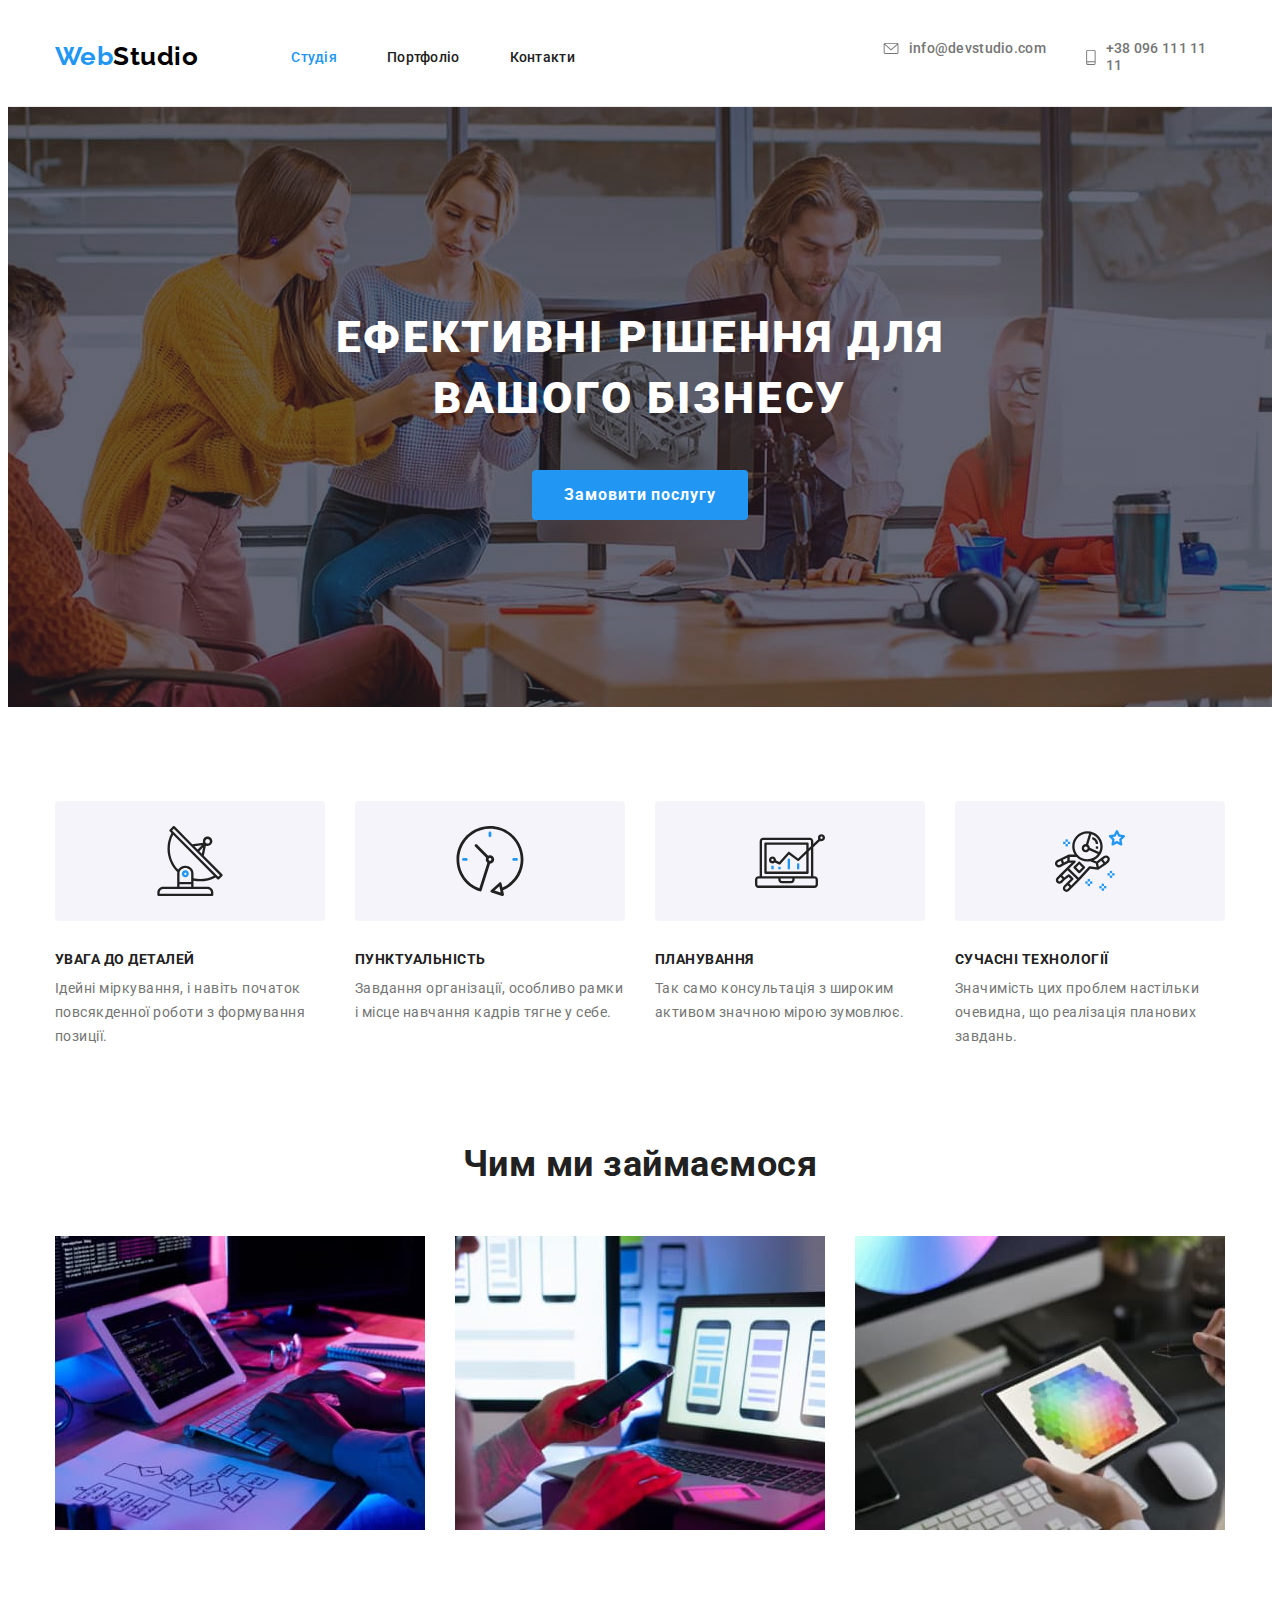
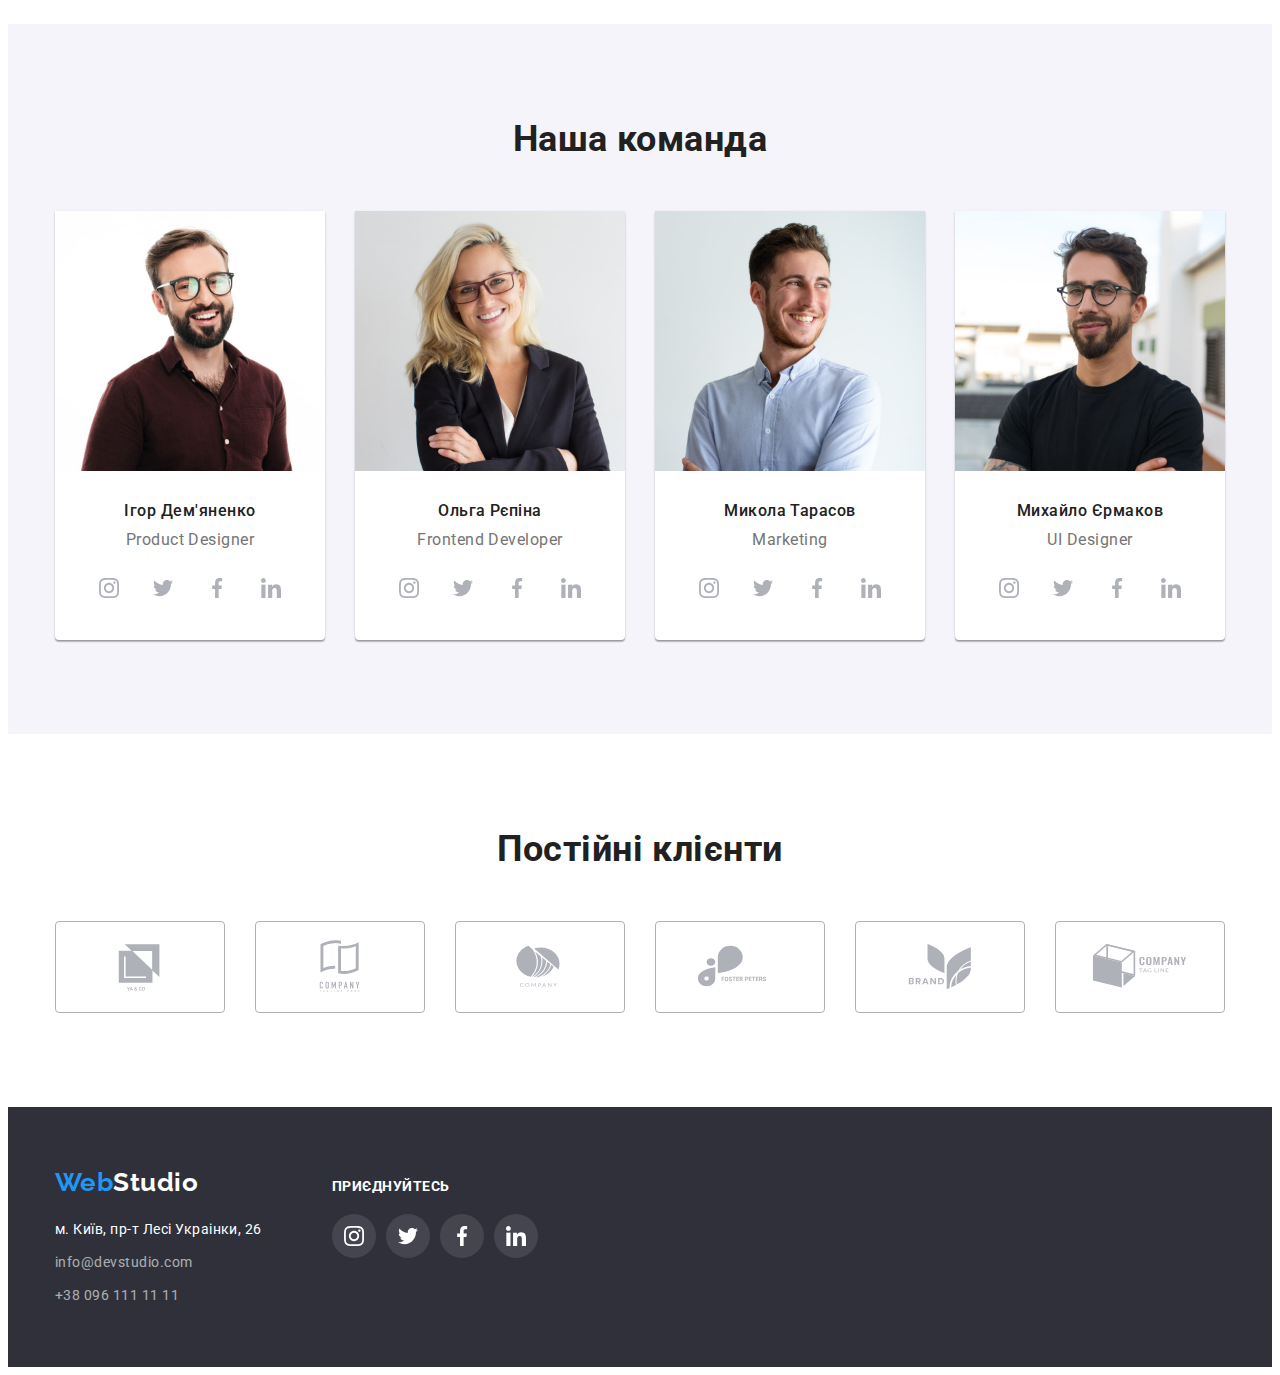
<file: index.html>
<!DOCTYPE html>
<html lang="uk">
  <head>
    <meta charset="UTF-8" />
    <meta http-equiv="X-UA-Compatible" content="IE=edge" />
    <meta name="viewport" content="width=device-width, initial-scale=1.0" />
    <title>Студія</title>
    <link rel="preconnect" href="https://fonts.googleapis.com" />
    <link rel="preconnect" href="https://fonts.gstatic.com" crossorigin />
    <link
      href="https://fonts.googleapis.com/css2?family=Raleway:wght@700&family=Roboto:wght@400;500;700;900&display=swap"
      rel="stylesheet"
    />
    <link
      rel="stylesheet"
      href="https://cdnjs.cloudflare.com/ajax/libs/modern-normalize/1.1.0/modern-normalize.min.css"
      integrity="sha512-wpPYUAdjBVSE4KJnH1VR1HeZfpl1ub8YT/NKx4PuQ5NmX2tKuGu6U/JRp5y+Y8XG2tV+wKQpNHVUX03MfMFn9Q=="
      crossorigin="anonymous"
      referrerpolicy="no-referrer"
    />
    <link rel="stylesheet" href="./css/styles.css" />
  </head>

  <body>
    <header>
      <div class="container">
        <div class="header-container">
          <nav class="header-nav">
            <a class="link-logo-header" href="./index.html"
              >Web<span class="logo-header">Studio</span></a
            >
            <ul class="list header-menu">
              <li>
                <a class="link link-nav current" href="./index.html">Студія</a>
              </li>
              <li>
                <a class="link link-nav" href="./portfolio.html">Портфоліо</a>
              </li>
              <li><a class="link link-nav" href="#">Контакти</a></li>
            </ul>
          </nav>
          <ul class="list header-contact">
            <li>
              <a
                class="link link-contact-header"
                href="mailto:info@devstudio.com"
              >
                <svg width="16" height="12">
                  <use href="./images/icons.svg#icon-envelope"></use>
                </svg>
                info@devstudio.com
              </a>
            </li>
            <li>
              <a class="link link-contact-header" href="tel:+380961111111">
                <svg width="10" height="16">
                  <use href="./images/icons.svg#icon-smartphone"></use>
                </svg>
                +38 096 111 11 11
              </a>
            </li>
          </ul>
        </div>
      </div>
    </header>

    <main>
      <section class="hero-section section">
        <div class="container">
          <h1 class="hero-title">
            Ефективні рішення для <br />
            вашого бізнесу
          </h1>
          <button class="hero-button" type="button">Замовити послугу</button>
        </div>
      </section>
      <section class="advantage-section section">
        <div class="container">
          <h2 class="invisible-title">Наші переваги</h2>
          <ul class="list advantage-list">
            <li>
              <div class="advantage-icon">
                <svg width="70" height="70">
                  <use href="./images/icons.svg#icon-antenna"></use>
                </svg>
              </div>
              <h3 class="advantage-title">Увага до деталей</h3>
              <p class="advantage-text">
                Ідейні міркування, і навіть початок повсякденної роботи з
                формування позиції.
              </p>
            </li>
            <li>
              <div class="advantage-icon">
                <svg width="70" height="70">
                  <use href="./images/icons.svg#icon-clock"></use>
                </svg>
              </div>
              <h3 class="advantage-title">Пунктуальність</h3>
              <p class="advantage-text">
                Завдання організації, особливо рамки і місце навчання кадрів
                тягне у себе.
              </p>
            </li>
            <li>
              <div class="advantage-icon">
                <svg width="70" height="70">
                  <use href="./images/icons.svg#icon-diagram"></use>
                </svg>
              </div>
              <h3 class="advantage-title">Планування</h3>
              <p class="advantage-text">
                Так само консультація з широким активом значною мірою зумовлює.
              </p>
            </li>
            <li>
              <div class="advantage-icon">
                <svg width="70" height="70">
                  <use href="./images/icons.svg#icon-astronaut"></use>
                </svg>
              </div>
              <h3 class="advantage-title">Сучасні технології</h3>
              <p class="advantage-text">
                Значимість цих проблем настільки очевидна, що реалізація
                планових завдань.
              </p>
            </li>
          </ul>
        </div>
      </section>
      <section class="product-section section">
        <div class="container">
          <h2 class="section-title">Чим ми займаємося</h2>
          <ul class="list product-list">
            <li>
              <img
                src="./images/box_1.jpg"
                alt="Розробка ПЗ"
                width="370"
                height="294"
              />
            </li>
            <li>
              <img
                src="./images/box_2.jpg"
                alt="Мобільні додатки"
                width="370"
                height="294"
              />
            </li>
            <li>
              <img
                src="./images/box_3.jpg"
                alt="Створення дизайну"
                width="370"
                height="294"
              />
            </li>
          </ul>
        </div>
      </section>
      <section class="team-section section">
        <div class="container">
          <h2 class="section-title">Наша команда</h2>
          <div class="team-section-list">
            <ul class="list">
              <li class="team-list">
                <img
                  src="./images/igor.jpg"
                  alt="Ігор Дем'яненко"
                  width="270"
                  height="260"
                />
                <div class="team-member">
                  <h3 class="name">Ігор Дем'яненко</h3>
                  <p class="profession">Product Designer</p>
                  <ul class="list social-links-list">
                    <li>
                      <a class="social-links-icon" href="#">
                        <svg width="20" height="20">
                          <use href="./images/icons.svg#icon-instagram"></use>
                        </svg>
                      </a>
                    </li>
                    <li>
                      <a class="social-links-icon" href="#">
                        <svg width="20" height="20">
                          <use href="./images/icons.svg#icon-twitter"></use>
                        </svg>
                      </a>
                    </li>
                    <li>
                      <a class="social-links-icon" href="#">
                        <svg width="20" height="20">
                          <use href="./images/icons.svg#icon-facebook"></use>
                        </svg>
                      </a>
                    </li>
                    <li>
                      <a class="social-links-icon" href="#">
                        <svg width="20" height="20">
                          <use href="./images/icons.svg#icon-linkedin"></use>
                        </svg>
                      </a>
                    </li>
                  </ul>
                </div>
              </li>
            </ul>
            <ul class="list">
              <li class="team-list">
                <img
                  src="./images/olga.jpg"
                  alt="Ольга Рєпіна"
                  width="270"
                  height="260"
                />
                <div class="team-member">
                  <h3 class="name">Ольга Рєпіна</h3>
                  <p class="profession">Frontend Developer</p>
                  <ul class="list social-links-list">
                    <li>
                      <a class="social-links-icon" href="#">
                        <svg width="20" height="20">
                          <use href="./images/icons.svg#icon-instagram"></use>
                        </svg>
                      </a>
                    </li>
                    <li>
                      <a class="social-links-icon" href="#">
                        <svg width="20" height="20">
                          <use href="./images/icons.svg#icon-twitter"></use>
                        </svg>
                      </a>
                    </li>
                    <li>
                      <a class="social-links-icon" href="#">
                        <svg width="20" height="20">
                          <use href="./images/icons.svg#icon-facebook"></use>
                        </svg>
                      </a>
                    </li>
                    <li>
                      <a class="social-links-icon" href="#">
                        <svg width="20" height="20">
                          <use href="./images/icons.svg#icon-linkedin"></use>
                        </svg>
                      </a>
                    </li>
                  </ul>
                </div>
              </li>
            </ul>
            <ul class="list">
              <li class="team-list">
                <img
                  src="./images/mikola.jpg"
                  alt="Микола Тарасов"
                  width="270"
                  height="260"
                />
                <div class="team-member">
                  <h3 class="name">Микола Тарасов</h3>
                  <p class="profession">Marketing</p>
                  <ul class="list social-links-list">
                    <li>
                      <a class="social-links-icon" href="#">
                        <svg width="20" height="20">
                          <use href="./images/icons.svg#icon-instagram"></use>
                        </svg>
                      </a>
                    </li>
                    <li>
                      <a class="social-links-icon" href="#">
                        <svg width="20" height="20">
                          <use href="./images/icons.svg#icon-twitter"></use>
                        </svg>
                      </a>
                    </li>
                    <li>
                      <a class="social-links-icon" href="#">
                        <svg width="20" height="20">
                          <use href="./images/icons.svg#icon-facebook"></use>
                        </svg>
                      </a>
                    </li>
                    <li>
                      <a class="social-links-icon" href="#">
                        <svg width="20" height="20">
                          <use href="./images/icons.svg#icon-linkedin"></use>
                        </svg>
                      </a>
                    </li>
                  </ul>
                </div>
              </li>
            </ul>
            <ul class="list">
              <li class="team-list">
                <img
                  src="./images/mikhail.jpg"
                  alt="Михайло Єрмаков"
                  width="270"
                  height="260"
                />
                <div class="team-member">
                  <h3 class="name">Михайло Єрмаков</h3>
                  <p class="profession">UI Designer</p>
                  <ul class="list social-links-list">
                    <li>
                      <a class="social-links-icon" href="#">
                        <svg width="20" height="20">
                          <use href="./images/icons.svg#icon-instagram"></use>
                        </svg>
                      </a>
                    </li>
                    <li>
                      <a class="social-links-icon" href="#">
                        <svg width="20" height="20">
                          <use href="./images/icons.svg#icon-twitter"></use>
                        </svg>
                      </a>
                    </li>
                    <li>
                      <a class="social-links-icon" href="#">
                        <svg width="20" height="20">
                          <use href="./images/icons.svg#icon-facebook"></use>
                        </svg>
                      </a>
                    </li>
                    <li>
                      <a class="social-links-icon" href="#">
                        <svg width="20" height="20">
                          <use href="./images/icons.svg#icon-linkedin"></use>
                        </svg>
                      </a>
                    </li>
                  </ul>
                </div>
              </li>
            </ul>
          </div>
        </div>
      </section>
      <section class="clients-section section">
        <div class="container">
          <h2 class="section-title">Постійні клієнти</h2>
          <ul class="list clients-section-list">
            <li>
              <a class="clients-icon-link" href="#">
                <svg width="106" height="60">
                  <use href="./images/icons.svg#icon-client_1"></use>
                </svg>
              </a>
            </li>
            <li>
              <a class="clients-icon-link" href="#">
                <svg width="106" height="60">
                  <use href="./images/icons.svg#icon-client_2"></use>
                </svg>
              </a>
            </li>
            <li>
              <a class="clients-icon-link" href="#">
                <svg width="106" height="60">
                  <use href="./images/icons.svg#icon-client_3"></use>
                </svg>
              </a>
            </li>
            <li>
              <a class="clients-icon-link" href="#">
                <svg width="106" height="60">
                  <use href="./images/icons.svg#icon-client_4"></use>
                </svg>
              </a>
            </li>
            <li>
              <a class="clients-icon-link" href="#">
                <svg width="106" height="60">
                  <use href="./images/icons.svg#icon-client_5"></use>
                </svg>
              </a>
            </li>
            <li>
              <a class="clients-icon-link" href="#">
                <svg width="106" height="60">
                  <use href="./images/icons.svg#icon-client_6"></use>
                </svg>
              </a>
            </li>
          </ul>
        </div>
      </section>
    </main>

    <footer>
      <div class="container">
        <div class="footer-container">
          <div class="footer-nav">
            <a class="link-logo link-logo-footer" href="./index.html"
              >Web<span class="logo-footer">Studio</span></a
            >
            <address>
              <ul class="list">
                <li class="footer-list">
                  <a
                    class="link link-address-footer"
                    href="https://goo.gl/maps/CPtrU1FHBa2aNyZL9"
                    target="_blank"
                    rel="noopener noreferrer nofollow"
                    >м. Київ, пр-т Лесі Украінки, 26</a
                  >
                </li>
                <li class="footer-list">
                  <a
                    class="link link-contact-footer"
                    href="mailto:info@devstudio.com"
                    >info@devstudio.com</a
                  >
                </li>
                <li class="footer-list">
                  <a class="link link-contact-footer" href="tel:+380961111111"
                    >+38 096 111 11 11</a
                  >
                </li>
              </ul>
            </address>
          </div>
          <div class="social-links">
            <h2 class="social-links-title">Приєднуйтесь</h2>
            <ul class="list social-links-list">
              <li>
                <a class="social-links-icon footer-social-links-icon" href="#">
                  <svg width="20" height="20">
                    <use href="./images/icons.svg#icon-instagram"></use>
                  </svg>
                </a>
              </li>
              <li>
                <a class="social-links-icon footer-social-links-icon" href="#">
                  <svg width="20" height="20">
                    <use href="./images/icons.svg#icon-twitter"></use>
                  </svg>
                </a>
              </li>
              <li>
                <a class="social-links-icon footer-social-links-icon" href="#">
                  <svg width="20" height="20">
                    <use href="./images/icons.svg#icon-facebook"></use>
                  </svg>
                </a>
              </li>
              <li>
                <a class="social-links-icon footer-social-links-icon" href="#">
                  <svg width="20" height="20">
                    <use href="./images/icons.svg#icon-linkedin"></use>
                  </svg>
                </a>
              </li>
            </ul>
          </div>
        </div>
      </div>
    </footer>
  </body>
</html>
</file>
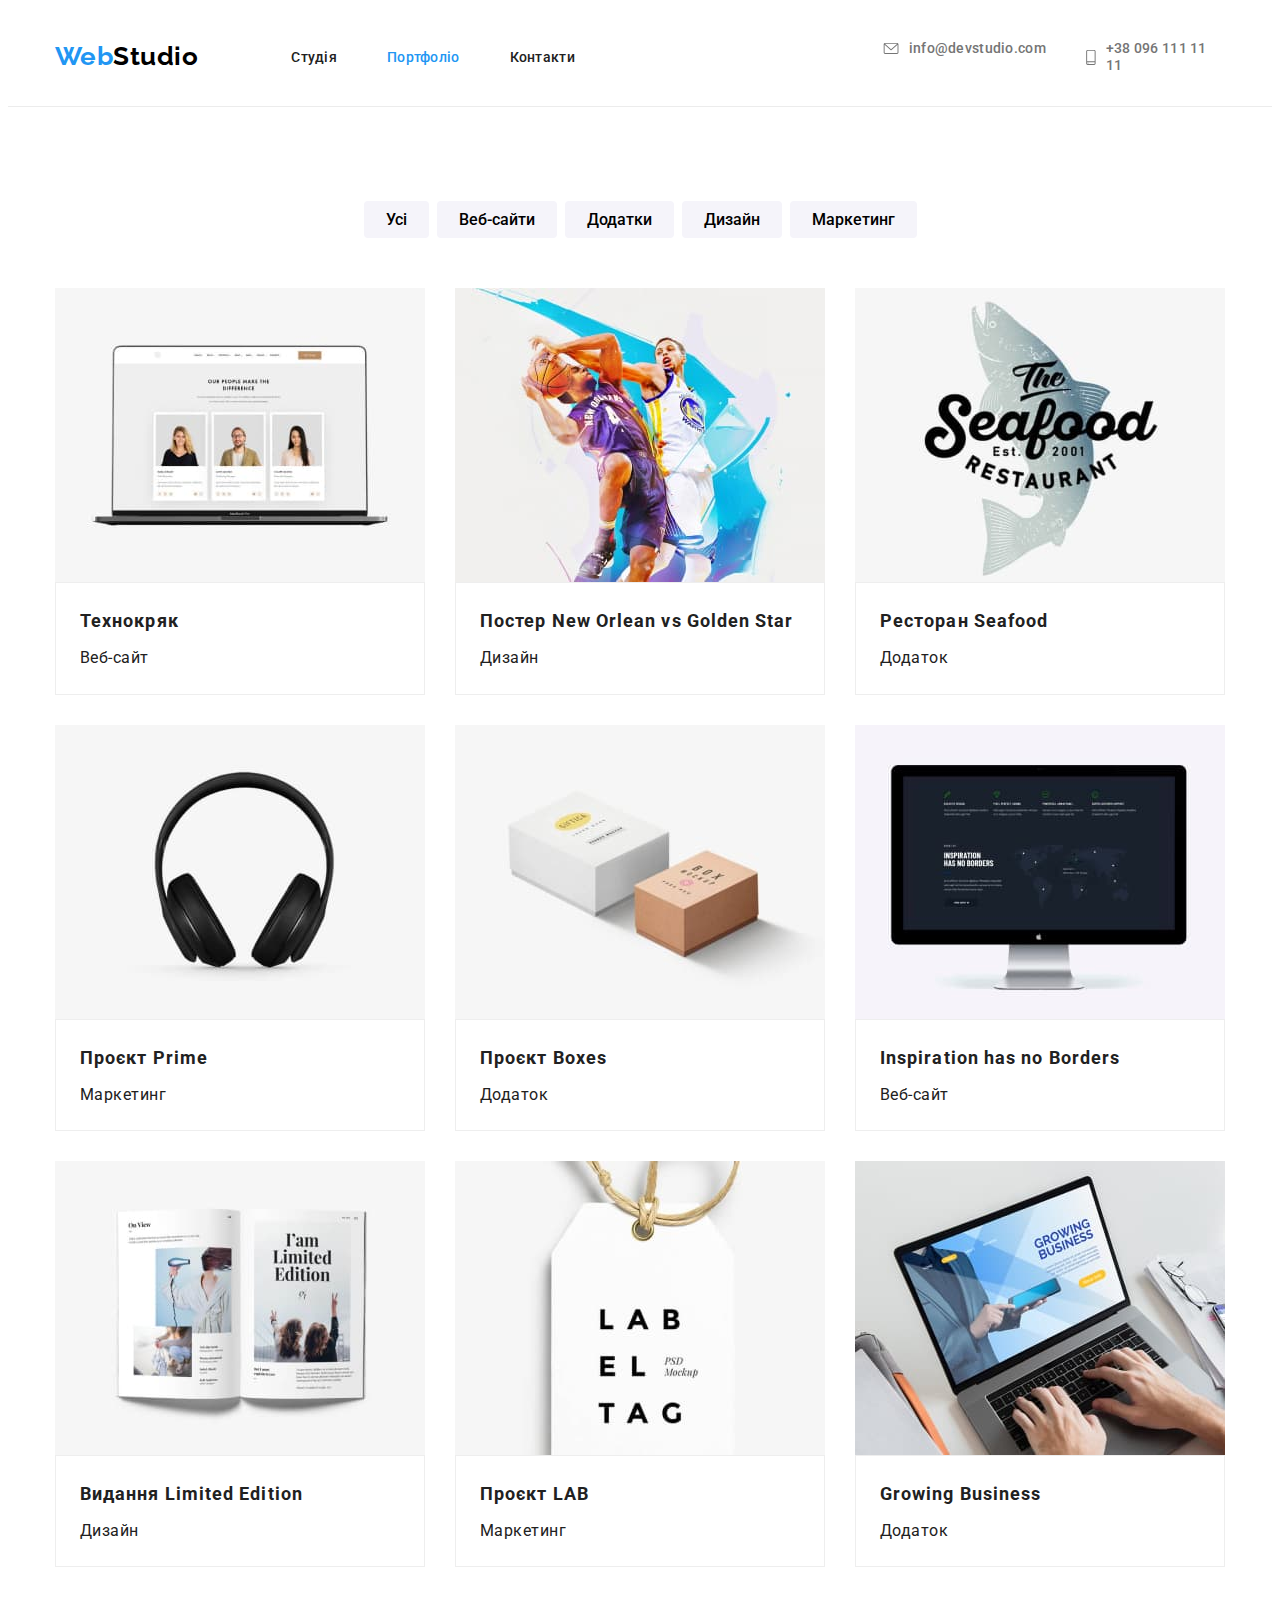
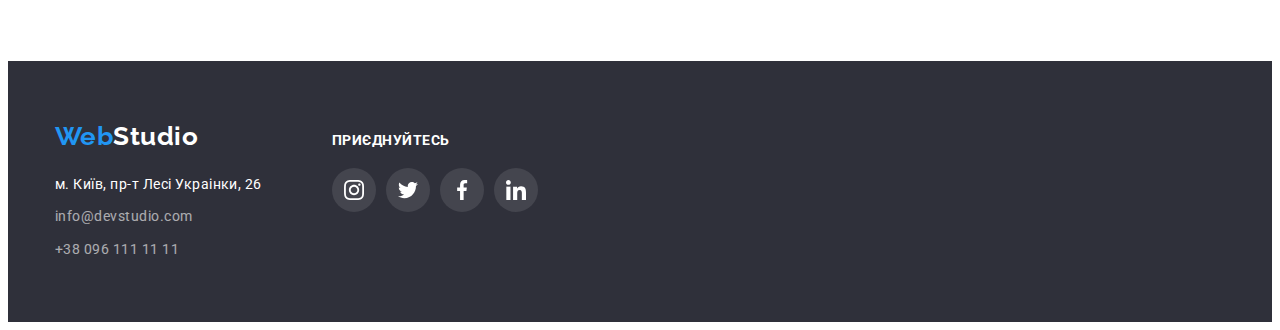
<file: portfolio.html>
<!DOCTYPE html>
<html lang="uk">
  <head>
    <meta charset="UTF-8" />
    <meta http-equiv="X-UA-Compatible" content="IE=edge" />
    <meta name="viewport" content="width=device-width, initial-scale=1.0" />
    <title>Портфоліо</title>
    <link rel="preconnect" href="https://fonts.googleapis.com" />
    <link rel="preconnect" href="https://fonts.gstatic.com" crossorigin />
    <link
      href="https://fonts.googleapis.com/css2?family=Raleway:wght@700&family=Roboto:wght@400;500;700;900&display=swap"
      rel="stylesheet"
    />
    <link
      rel="stylesheet"
      href="https://cdnjs.cloudflare.com/ajax/libs/modern-normalize/1.1.0/modern-normalize.min.css"
      integrity="sha512-wpPYUAdjBVSE4KJnH1VR1HeZfpl1ub8YT/NKx4PuQ5NmX2tKuGu6U/JRp5y+Y8XG2tV+wKQpNHVUX03MfMFn9Q=="
      crossorigin="anonymous"
      referrerpolicy="no-referrer"
    />
    <link rel="stylesheet" href="./css/styles.css" />
  </head>

  <body>
    <header>
      <div class="container">
        <div class="header-container">
          <nav class="header-nav">
            <a class="link-logo-header" href="./index.html"
              >Web<span class="logo-header">Studio</span></a
            >
            <ul class="list header-menu">
              <li>
                <a class="link link-nav" href="./index.html">Студія</a>
              </li>
              <li>
                <a class="link link-nav current" href="./portfolio.html"
                  >Портфоліо</a
                >
              </li>
              <li><a class="link link-nav" href="#">Контакти</a></li>
            </ul>
          </nav>
          <ul class="list header-contact">
            <li>
              <a
                class="link link-contact-header"
                href="mailto:info@devstudio.com"
              >
                <svg width="16" height="12">
                  <use href="./images/icons.svg#icon-envelope"></use>
                </svg>
                info@devstudio.com
              </a>
            </li>
            <li>
              <a class="link link-contact-header" href="tel:+380961111111">
                <svg width="10" height="16">
                  <use href="./images/icons.svg#icon-smartphone"></use>
                </svg>
                +38 096 111 11 11
              </a>
            </li>
          </ul>
        </div>
      </div>
    </header>

    <main>
      <section class="section">
        <div class="container">
          <h1 class="invisible-title">Портфоліо</h1>
          <ul class="list portfolio-menu">
            <li><button class="filter-button" type="button">Усі</button></li>
            <li>
              <button class="filter-button" type="button">Веб-сайти</button>
            </li>
            <li>
              <button class="filter-button" type="button">Додатки</button>
            </li>
            <li><button class="filter-button" type="button">Дизайн</button></li>
            <li>
              <button class="filter-button" type="button">Маркетинг</button>
            </li>
          </ul>
          <ul class="list portfolio-list">
            <li>
              <a class="portfolio-link" href="#">
                <img
                  src="./images/portfolio_1.jpg"
                  alt="Технокряк"
                  width="370"
                  height="294"
                />
                <div class="portfolio-description">
                  <h2 class="portfolio-name">Технокряк</h2>
                  <p class="portfolio-type">Веб-сайт</p>
                </div>
              </a>
            </li>
            <li>
              <a class="portfolio-link" href="#">
                <img
                  src="./images/portfolio_2.jpg"
                  alt="Постер New Orlean vs Golden Star"
                  width="370"
                  height="294"
                />
                <div class="portfolio-description">
                  <h2 class="portfolio-name">
                    Постер New Orlean vs Golden Star
                  </h2>
                  <p class="portfolio-type">Дизайн</p>
                </div>
              </a>
            </li>
            <li>
              <a class="portfolio-link" href="#">
                <img
                  src="./images/portfolio_3.jpg"
                  alt="Ресторан Seafood"
                  width="370"
                  height="294"
                />
                <div class="portfolio-description">
                  <h2 class="portfolio-name">Ресторан Seafood</h2>
                  <p class="portfolio-type">Додаток</p>
                </div>
              </a>
            </li>
            <li>
              <a class="portfolio-link" href="#">
                <img
                  src="./images/portfolio_4.jpg"
                  alt="Проєкт Prime"
                  width="370"
                  height="294"
                />
                <div class="portfolio-description">
                  <h2 class="portfolio-name">Проєкт Prime</h2>
                  <p class="portfolio-type">Маркетинг</p>
                </div>
              </a>
            </li>
            <li>
              <a class="portfolio-link" href="#">
                <img
                  src="./images/portfolio_5.jpg"
                  alt="Проєкт Boxes"
                  width="370"
                  height="294"
                />
                <div class="portfolio-description">
                  <h2 class="portfolio-name">Проєкт Boxes</h2>
                  <p class="portfolio-type">Додаток</p>
                </div>
              </a>
            </li>
            <li>
              <a class="portfolio-link" href="#">
                <img
                  src="./images/portfolio_6.jpg"
                  alt="Inspiration has no Borders"
                  width="370"
                  height="294"
                />
                <div class="portfolio-description">
                  <h2 class="portfolio-name">Inspiration has no Borders</h2>
                  <p class="portfolio-type">Веб-сайт</p>
                </div>
              </a>
            </li>
            <li>
              <a class="portfolio-link" href="#">
                <img
                  src="./images/portfolio_7.jpg"
                  alt="Видання Limited Edition"
                  width="370"
                  height="294"
                />
                <div class="portfolio-description">
                  <h2 class="portfolio-name">Видання Limited Edition</h2>
                  <p class="portfolio-type">Дизайн</p>
                </div>
              </a>
            </li>
            <li>
              <a class="portfolio-link" href="#">
                <img
                  src="./images/portfolio_8.jpg"
                  alt="Проєкт LAB"
                  width="370"
                  height="294"
                />
                <div class="portfolio-description">
                  <h2 class="portfolio-name">Проєкт LAB</h2>
                  <p class="portfolio-type">Маркетинг</p>
                </div>
              </a>
            </li>
            <li>
              <a class="portfolio-link" href="#">
                <img
                  src="./images/portfolio_9.jpg"
                  alt="Growing Business"
                  width="370"
                  height="294"
                />
                <div class="portfolio-description">
                  <h2 class="portfolio-name">Growing Business</h2>
                  <p class="portfolio-type">Додаток</p>
                </div>
              </a>
            </li>
          </ul>
        </div>
      </section>
    </main>

    <footer>
      <div class="container">
        <div class="footer-container">
          <div class="footer-nav">
            <a class="link-logo link-logo-footer" href="./index.html"
              >Web<span class="logo-footer">Studio</span></a
            >
            <address>
              <ul class="list">
                <li class="footer-list">
                  <a
                    class="link link-address-footer"
                    href="https://goo.gl/maps/CPtrU1FHBa2aNyZL9"
                    target="_blank"
                    rel="noopener noreferrer nofollow"
                    >м. Київ, пр-т Лесі Украінки, 26</a
                  >
                </li>
                <li class="footer-list">
                  <a
                    class="link link-contact-footer"
                    href="mailto:info@devstudio.com"
                    >info@devstudio.com</a
                  >
                </li>
                <li class="footer-list">
                  <a class="link link-contact-footer" href="tel:+380961111111"
                    >+38 096 111 11 11</a
                  >
                </li>
              </ul>
            </address>
          </div>
          <div class="social-links">
            <h2 class="social-links-title">Приєднуйтесь</h2>
            <ul class="list social-links-list">
              <li>
                <a class="social-links-icon footer-social-links-icon" href="#">
                  <svg width="20" height="20">
                    <use href="./images/icons.svg#icon-instagram"></use>
                  </svg>
                </a>
              </li>
              <li>
                <a class="social-links-icon footer-social-links-icon" href="#">
                  <svg width="20" height="20">
                    <use href="./images/icons.svg#icon-twitter"></use>
                  </svg>
                </a>
              </li>
              <li>
                <a class="social-links-icon footer-social-links-icon" href="#">
                  <svg width="20" height="20">
                    <use href="./images/icons.svg#icon-facebook"></use>
                  </svg>
                </a>
              </li>
              <li>
                <a class="social-links-icon footer-social-links-icon" href="#">
                  <svg width="20" height="20">
                    <use href="./images/icons.svg#icon-linkedin"></use>
                  </svg>
                </a>
              </li>
            </ul>
          </div>
        </div>
      </div>
    </footer>
  </body>
</html>
</file>
<file: css/styles.css>
html {
  box-sizing: border-box;
}

*,
*::before,
*::after {
  box-sizing: inherit;
}

:root {
  --color-brand: #2196f3;
  --background-color-brand-primary: #2f303a;
  --background-color-brand-secondary: #f5f4fa;
  --background-color-white: #ffffff;
  --text-color-primary: #212121;
  --text-color-secondary: #757575;
  --text-color-white: #ffffff;
  --text-color-black: #000000;
  --color-hero-button-hover: #188ce8;
  --icon-color-secondary: #afb1b8;
}

h1,
h2,
h3,
h4,
h5,
h6,
p {
  margin-top: 0;
}

img {
  display: block;
  max-width: 100%;
  height: auto;
}

.list {
  list-style: none;
  padding-left: 0;
  margin: 0;
}

body {
  font-family: "Roboto", sans-serif;
  color: var(--text-color-primary);
  letter-spacing: 0.03em;
}

.container {
  width: 1200px;
  padding: 0 15px;
  margin: 0 auto;
}

header {
  border-bottom: 1px solid #ececec;
}

.header-container {
  display: flex;
  align-items: center;
  justify-content: space-between;
  gap: 308px;
}

.header-nav {
  display: flex;
  align-items: center;
  justify-content: space-between;
  flex-grow: 1;
  gap: 93px;
}

.header-menu {
  display: flex;
  gap: 50px;
}

.header-contact {
  display: flex;
  gap: 40px;
}

.section {
  padding: 94px 0;
}

.hero-section {
  padding: 200px 0;
  height: 600px;
  background-image: linear-gradient(
      rgba(47, 48, 58, 0.4),
      rgba(47, 48, 58, 0.4)
    ),
    url(../images/hero_img.jpg);
  background-repeat: no-repeat;
  background-position: center center;
  background-size: 1600px, 1600px, cover;
  text-align: center;
}

.hero-title {
  margin-bottom: 40px;
  color: var(--text-color-white);
  text-transform: uppercase;
  font-weight: 900;
  font-size: 44px;
  line-height: 1.4;
  letter-spacing: 0.06em;
}

.hero-button {
  padding: 10px 32px;
  border-radius: 4px;
  background-color: var(--color-brand);
  color: var(--text-color-white);
  font-family: inherit;
  font-weight: 700;
  font-size: 16px;
  line-height: 1.9;
  border: none;
  cursor: pointer;
  letter-spacing: 0.06em;
}

.hero-button:hover,
.hero-button:focus,
.hero-button:active {
  background-color: var(--color-hero-button-hover);
}

.advantage-section {
  padding-bottom: 0;
}

.invisible-title {
  position: absolute;
  width: 1px;
  height: 1px;
  margin: -1px;
  padding: 0;
  overflow: hidden;
  border: 0;
  clip: rect(0 0 0 0);
}

.advantage-title {
  margin-bottom: 10px;
  text-transform: uppercase;
  font-size: 14px;
  line-height: 1.2;
}

.advantage-icon {
  display: flex;
  width: 270px;
  height: 120px;
  margin-bottom: 30px;
  justify-content: center;
  align-items: center;
  border-radius: 4px;
  background-color: var(--background-color-brand-secondary);
}

.advantage-list {
  display: flex;
  gap: 30px;
}

.advantage-text {
  margin-bottom: 0;
  font-size: 14px;
  line-height: 1.7;
  color: var(--text-color-secondary);
}

.product-section {
  padding: 94px 0;
}

.product-list {
  display: flex;
  gap: 30px;
}

.section-title {
  margin-bottom: 50px;
  text-align: center;
  font-size: 36px;
  line-height: 1.2;
}

.team-section {
  padding: 94px 0;
  background-color: var(--background-color-brand-secondary);
}

.team-section-list {
  display: flex;
  gap: 30px;
}

.team-list {
  box-shadow: 0px 1px 3px rgba(0, 0, 0, 0.12), 0px 1px 1px rgba(0, 0, 0, 0.14),
    0px 2px 1px rgba(0, 0, 0, 0.2);
  border-radius: 0px 0px 4px 4px;
  text-align: center;
  background-color: var(--background-color-white);
}

.team-member {
  display: inline-block;
  padding: 30px 0;
  justify-content: center;
}

.name {
  margin-bottom: 10px;
  font-weight: 500;
  font-size: 16px;
  line-height: 1.2;
}

.profession {
  margin-bottom: 16;
  font-size: 16px;
  line-height: 1.2;
  color: var(--text-color-secondary);
}

.clients-section {
  padding: 94px 0;
}

.clients-section-list {
  display: flex;
  gap: 30px;
}

.clients-icon-link {
  display: flex;
  width: 170px;
  height: 92px;
  justify-content: center;
  align-items: center;
  border: 1px solid;
  border-radius: 4px;
  border-color: var(--icon-color-secondary);
  fill: var(--icon-color-secondary);
}

.clients-icon-link:hover,
.clients-icon-link:focus,
.clients-icon-link:active {
  fill: var(--color-brand);
  border-color: var(--color-brand);
}

.social-links-title {
  margin-bottom: 20px;
  font-weight: 700;
  font-size: 14px;
  line-height: 16px;
  text-transform: uppercase;
  color: var(--text-color-white);
}

.social-links-list {
  display: flex;
  gap: 10px;
}

.social-links-icon {
  display: flex;
  width: 44px;
  height: 44px;
  justify-content: center;
  align-items: center;
  border-radius: 50%;
  fill: var(--icon-color-secondary);
}

.social-links-icon:hover,
.social-links-icon:focus,
.social-links-icon:active {
  fill: var(--text-color-white);
  background-color: var(--color-brand);
}

.footer-social-links-icon {
  fill: var(--text-color-white);
  background: rgba(255, 255, 255, 0.1);
}

.portfolio-menu {
  display: flex;
  justify-content: center;
  gap: 8px;
  margin-bottom: 50px;
}

.portfolio-list {
  display: flex;
  flex-wrap: wrap;
  gap: 30px;
}

.portfolio-name {
  margin-bottom: 4px;
  font-size: 18px;
  line-height: 2;
  letter-spacing: 0.06em;
}

.portfolio-type {
  margin-bottom: 0;
  font-size: 16px;
  line-height: 1.9;
  color: var(--text-color-primary);
}

.portfolio-description {
  padding: 20px 24px;
  border: 1px solid #eeeeee;
}

.portfolio-link {
  display: block;
  text-decoration: none;
  color: inherit;
}

.portfolio-link:hover,
.portfolio-link:focus,
.portfolio-link:active {
  box-shadow: 0px 4px 4px rgba(0, 0, 0, 0.25);
}

.filter-button {
  padding: 6px 22px;
  border-radius: 4px;
  background-color: var(--background-color-brand-secondary);
  font-family: inherit;
  font-weight: 500;
  font-size: 16px;
  line-height: 1.6;
  border: none;
  cursor: pointer;
}

.filter-button:hover,
.filter-button:focus,
.filter-button:active {
  background-color: var(--color-brand);
  color: var(--text-color-white);
  box-shadow: 0px 3px 1px rgba(0, 0, 0, 0.1), 0px 1px 2px rgba(0, 0, 0, 0.08),
    0px 2px 2px rgba(0, 0, 0, 0.12);
}

.link {
  text-decoration: none;
}

.link:hover,
.link:focus,
.link:active {
  fill: var(--color-brand);
  color: var(--color-brand);
}

.link-logo-header {
  padding: 24px 0;
  color: var(--color-brand);
  font-family: "Raleway", sans-serif;
  font-weight: 700;
  font-size: 26px;
  line-height: 1.2;
  text-decoration: none;
}

.logo-header {
  color: var(--text-color-black);
}

.logo-footer {
  color: var(--text-color-white);
}

.link-nav {
  padding: 32px 0;
  color: var(--text-color-primary);
  font-weight: 500;
  font-size: 14px;
  line-height: 1.2;
  letter-spacing: 0.02em;
}

.current {
  color: var(--color-brand);
}

.link-contact-header {
  display: flex;
  align-items: center;
  justify-content: space-between;
  gap: 10px;
  padding: 32px 0;
  fill: var(--text-color-secondary);
  color: var(--text-color-secondary);
  font-weight: 500;
  font-size: 14px;
  line-height: 1.2;
  letter-spacing: 0.02em;
}

.footer-list:not(:last-child) {
  margin-bottom: 9px;
}

.link-contact-footer {
  display: inline-block;
  color: var(--text-color-white);
  opacity: 60%;
  font-size: 14px;
  line-height: 1.7;
  font-style: normal;
}

.link-address-footer {
  display: inline-block;
  color: var(--text-color-white);
  font-size: 14px;
  line-height: 1.7;
  font-style: normal;
}

li {
  list-style-type: none;
}

footer {
  padding: 60px 0;
  background-color: var(--background-color-brand-primary);
}

.footer-container {
  display: flex;
  gap: 70px;
  align-items: baseline;
}

.link-logo-footer {
  display: inline-block;
  margin-bottom: 20px;
  color: var(--color-brand);
  font-family: "Raleway", sans-serif;
  font-weight: 700;
  font-size: 26px;
  line-height: 1.2;
  text-decoration: none;
}
</file>
